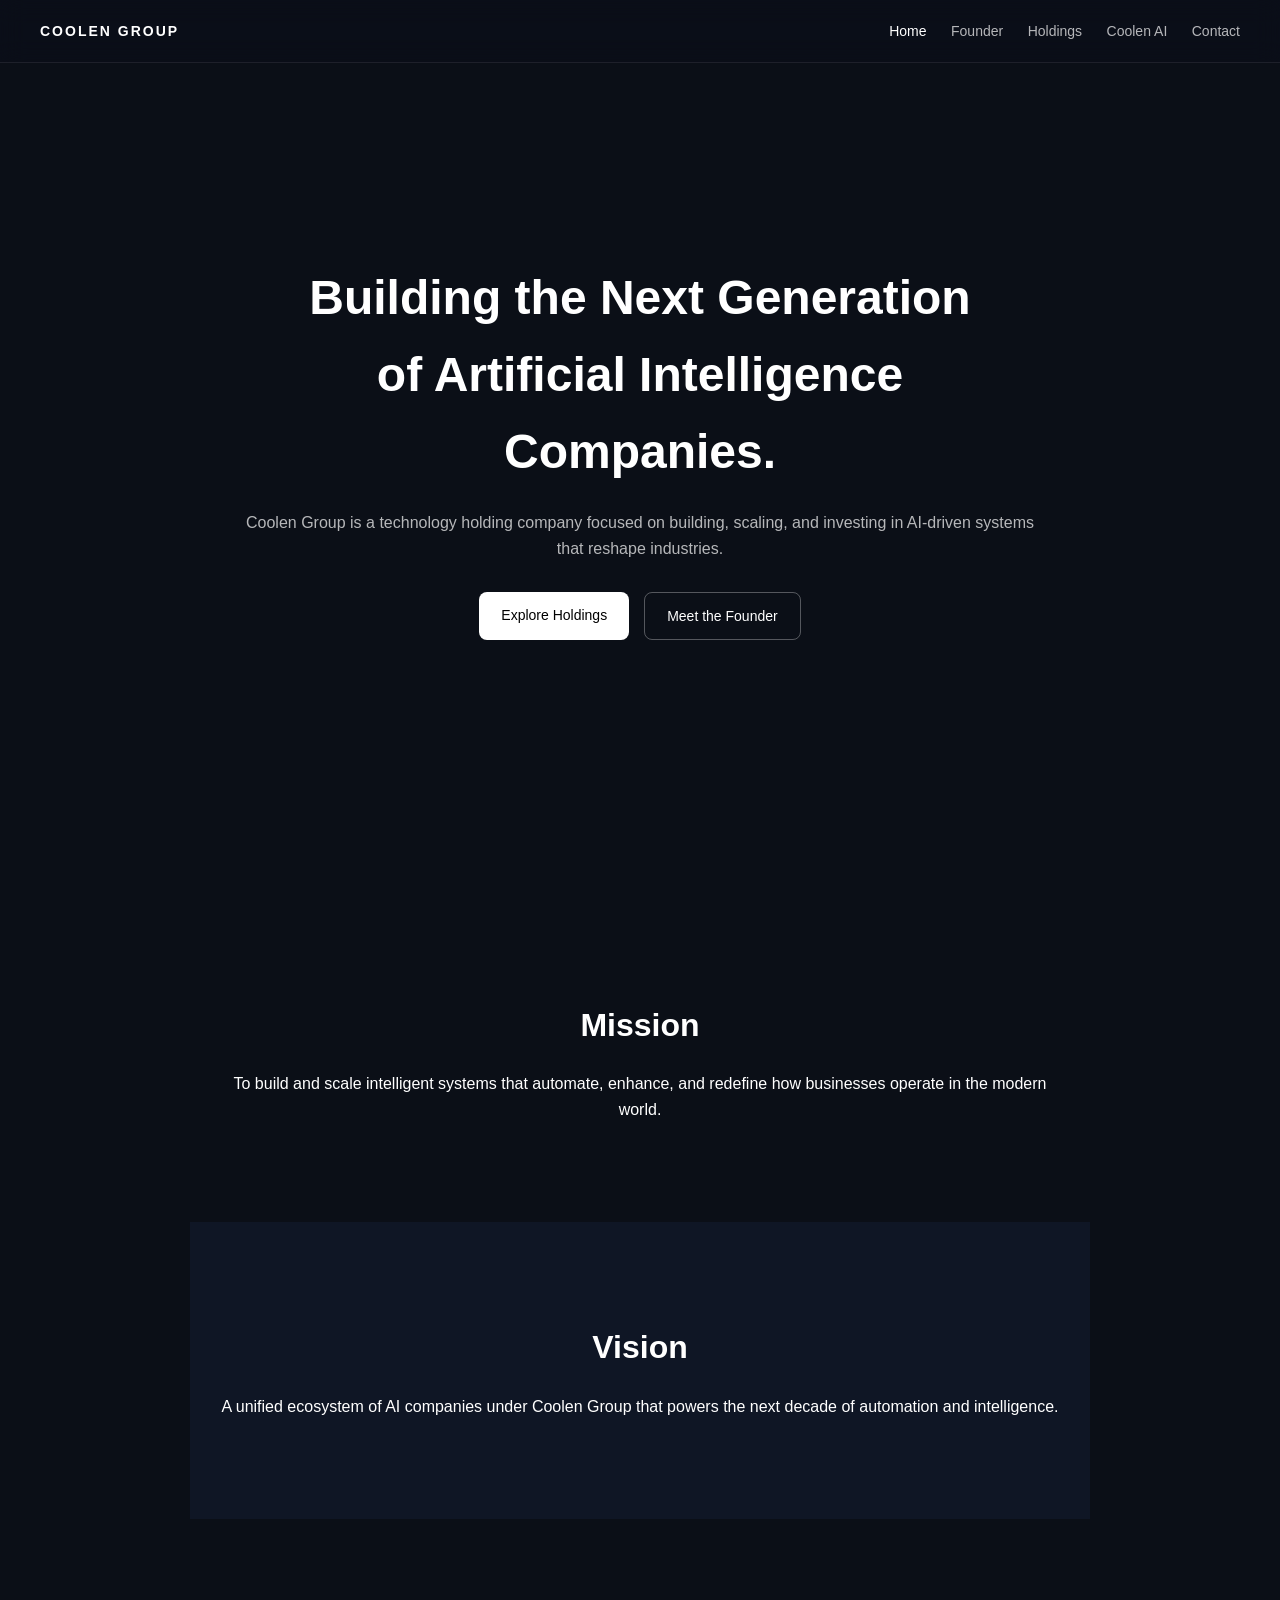
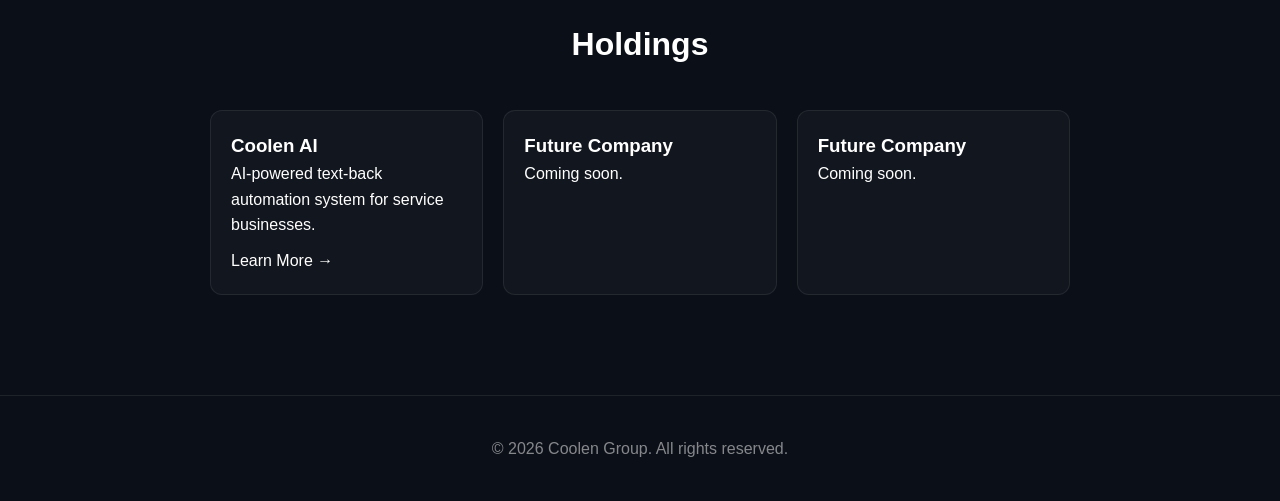
<file: index.html>
<!doctype html>
<html lang="en">
  <head>
    <meta charset="UTF-8" />
    <meta name="viewport" content="width=device-width, initial-scale=1.0" />
    <title>Coolen Group</title>
    <link rel="stylesheet" href="css/style.css" />
  </head>

  <body>
    <!-- NAV -->
    <nav class="nav">
      <div class="logo">COOLEN GROUP</div>

      <div class="nav-links">
        <a href="index.html" class="active">Home</a>
        <a href="founder.html">Founder</a>
        <a href="holdings.html">Holdings</a>
        <a href="coolen-ai.html">Coolen AI</a>
        <a href="contact.html">Contact</a>
      </div>
    </nav>

    <!-- HERO -->
    <section class="hero">
      <div class="hero-content">
        <h1>
          Building the Next Generation<br />of Artificial Intelligence
          Companies.
        </h1>
        <p>
          Coolen Group is a technology holding company focused on building,
          scaling, and investing in AI-driven systems that reshape industries.
        </p>

        <div class="hero-buttons">
          <a href="holdings.html" class="btn primary">Explore Holdings</a>
          <a href="founder.html" class="btn secondary">Meet the Founder</a>
        </div>
      </div>

      <div class="hero-glow"></div>
    </section>

    <!-- MISSION -->
    <section class="section">
      <h2>Mission</h2>
      <p>
        To build and scale intelligent systems that automate, enhance, and
        redefine how businesses operate in the modern world.
      </p>
    </section>

    <!-- VISION -->
    <section class="section dark">
      <h2>Vision</h2>
      <p>
        A unified ecosystem of AI companies under Coolen Group that powers the
        next decade of automation and intelligence.
      </p>
    </section>

    <!-- HOLDINGS PREVIEW -->
    <section class="section">
      <h2>Holdings</h2>

      <div class="card-grid">
        <div class="card">
          <h3>Coolen AI</h3>
          <p>AI-powered text-back automation system for service businesses.</p>
          <a href="coolen-ai.html">Learn More →</a>
        </div>

        <div class="card">
          <h3>Future Company</h3>
          <p>Coming soon.</p>
        </div>

        <div class="card">
          <h3>Future Company</h3>
          <p>Coming soon.</p>
        </div>
      </div>
    </section>

    <!-- FOOTER -->
    <footer class="footer">
      <p>© 2026 Coolen Group. All rights reserved.</p>
    </footer>
  </body>
</html>
</file>
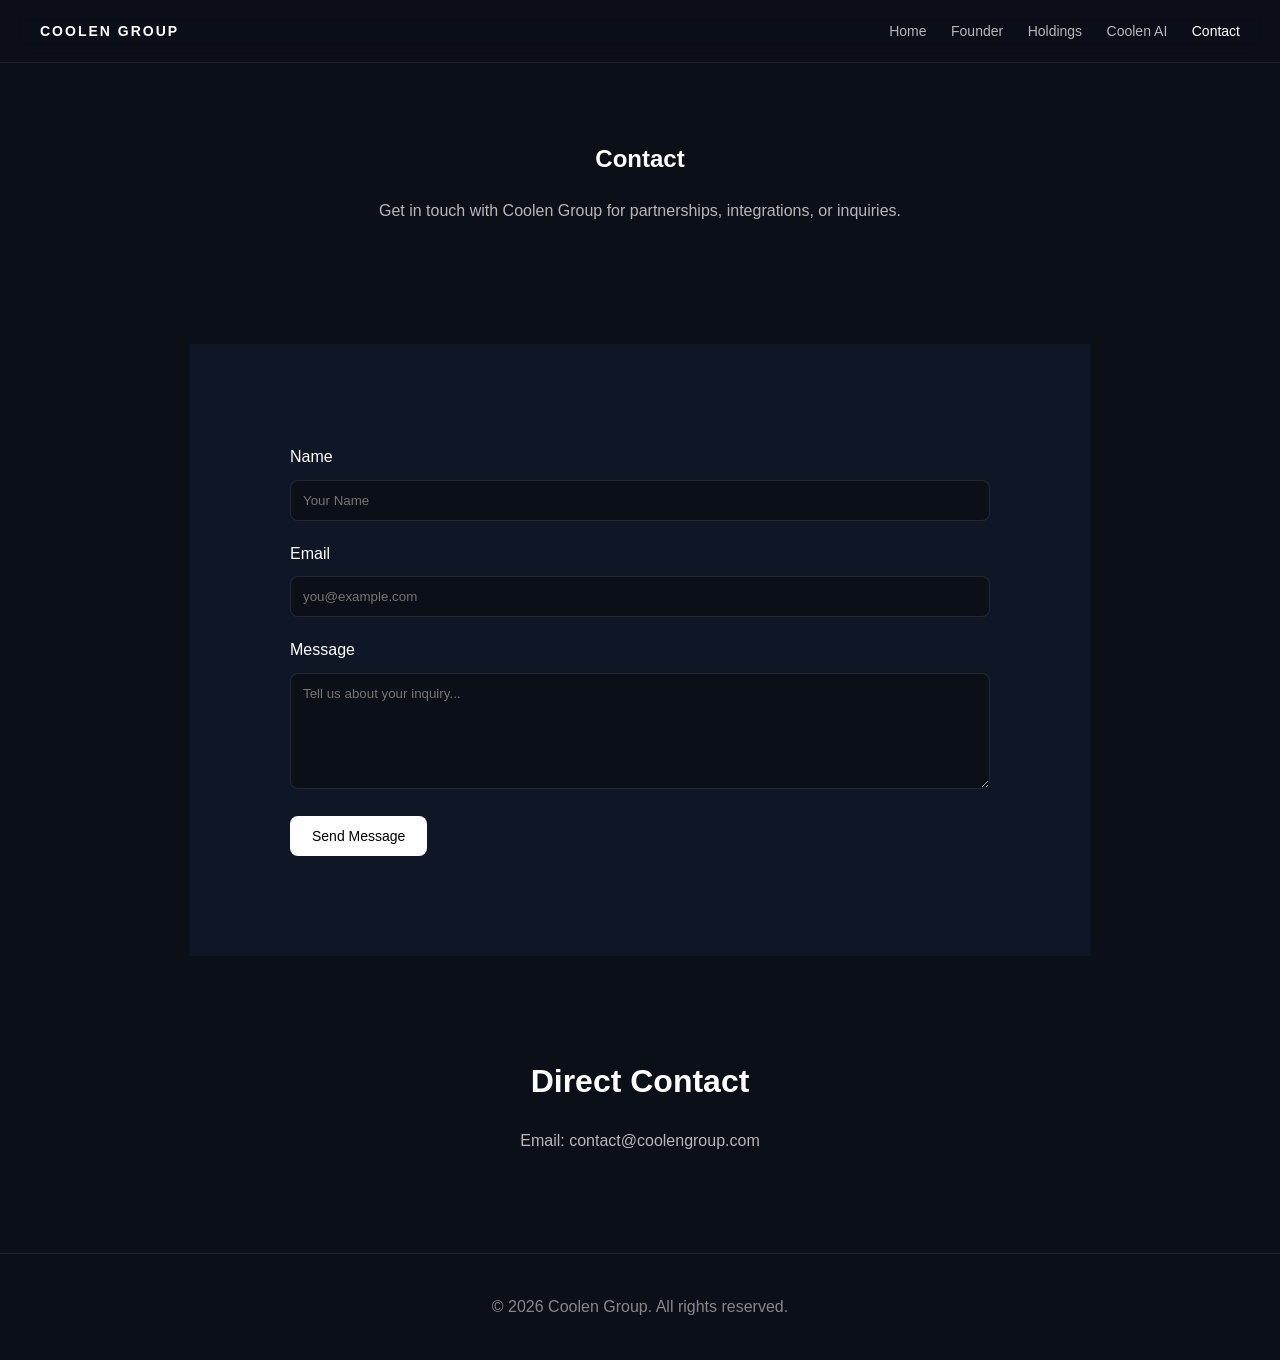
<file: contact.html>
<!doctype html>
<html lang="en">
  <head>
    <meta charset="UTF-8" />
    <meta name="viewport" content="width=device-width, initial-scale=1.0" />
    <title>Contact | Coolen Group</title>
    <link rel="stylesheet" href="css/style.css" />
  </head>

  <body>
    <!-- NAV -->
    <nav class="nav">
      <div class="logo">COOLEN GROUP</div>

      <div class="nav-links">
        <a href="index.html">Home</a>
        <a href="founder.html">Founder</a>
        <a href="holdings.html">Holdings</a>
        <a href="coolen-ai.html">Coolen AI</a>
        <a href="contact.html" class="active">Contact</a>
      </div>
    </nav>

    <!-- HEADER -->
    <section class="section" style="padding-top: 140px">
      <h1>Contact</h1>
      <p
        style="
          color: rgba(255, 255, 255, 0.7);
          max-width: 700px;
          margin: 20px auto;
        "
      >
        Get in touch with Coolen Group for partnerships, integrations, or
        inquiries.
      </p>
    </section>

    <!-- CONTACT FORM -->
    <section class="section dark">
      <div style="max-width: 700px; margin: auto; text-align: left">
        <form>
          <label>Name</label>
          <input
            type="text"
            placeholder="Your Name"
            style="
              width: 100%;
              padding: 12px;
              margin: 10px 0 20px;
              background: #0b0f17;
              border: 1px solid rgba(255, 255, 255, 0.1);
              color: white;
              border-radius: 8px;
            "
          />

          <label>Email</label>
          <input
            type="email"
            placeholder="you@example.com"
            style="
              width: 100%;
              padding: 12px;
              margin: 10px 0 20px;
              background: #0b0f17;
              border: 1px solid rgba(255, 255, 255, 0.1);
              color: white;
              border-radius: 8px;
            "
          />

          <label>Message</label>
          <textarea
            rows="6"
            placeholder="Tell us about your inquiry..."
            style="
              width: 100%;
              padding: 12px;
              margin: 10px 0 20px;
              background: #0b0f17;
              border: 1px solid rgba(255, 255, 255, 0.1);
              color: white;
              border-radius: 8px;
            "
          ></textarea>

          <button
            type="submit"
            class="btn primary"
            style="border: none; cursor: pointer"
          >
            Send Message
          </button>
        </form>
      </div>
    </section>

    <!-- INFO -->
    <section class="section">
      <h2>Direct Contact</h2>

      <p style="color: rgba(255, 255, 255, 0.7)">
        Email: contact@coolengroup.com
      </p>
    </section>

    <!-- FOOTER -->
    <footer class="footer">
      <p>© 2026 Coolen Group. All rights reserved.</p>
    </footer>
  </body>
</html>
</file>
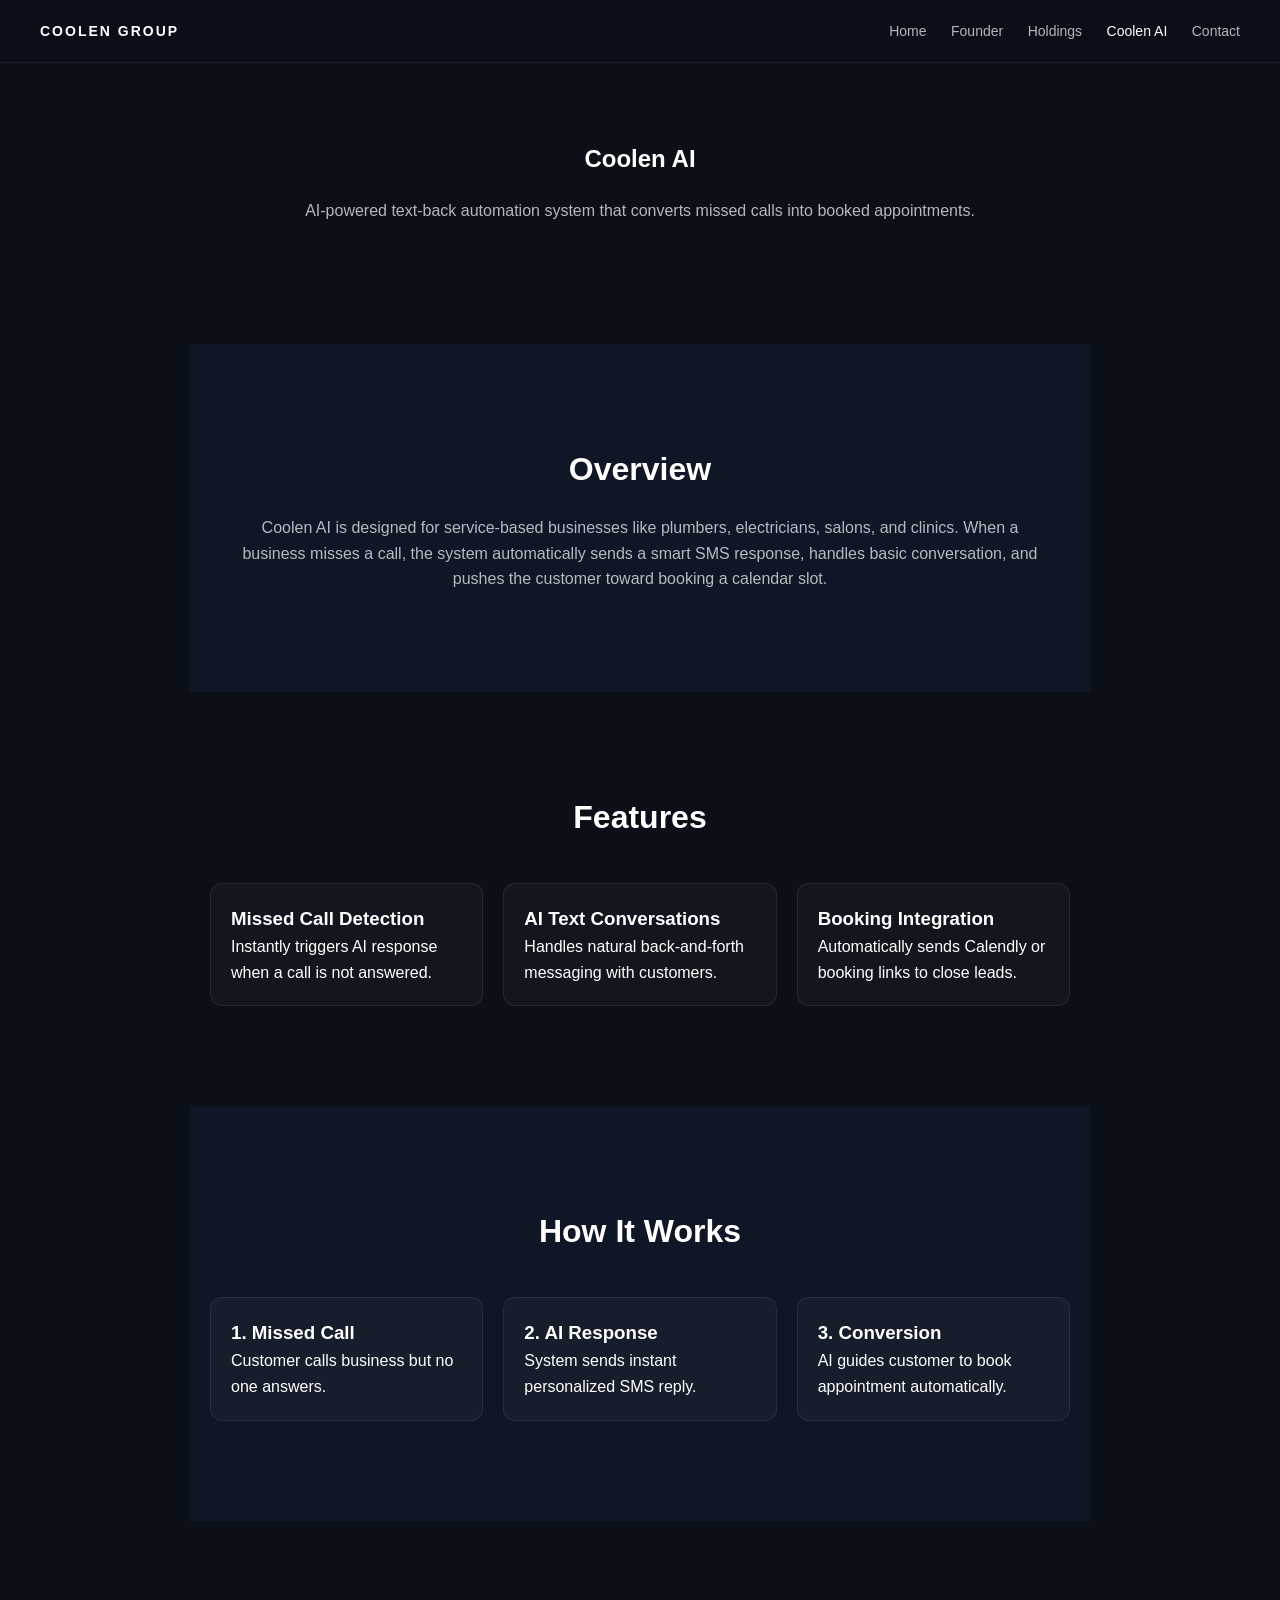
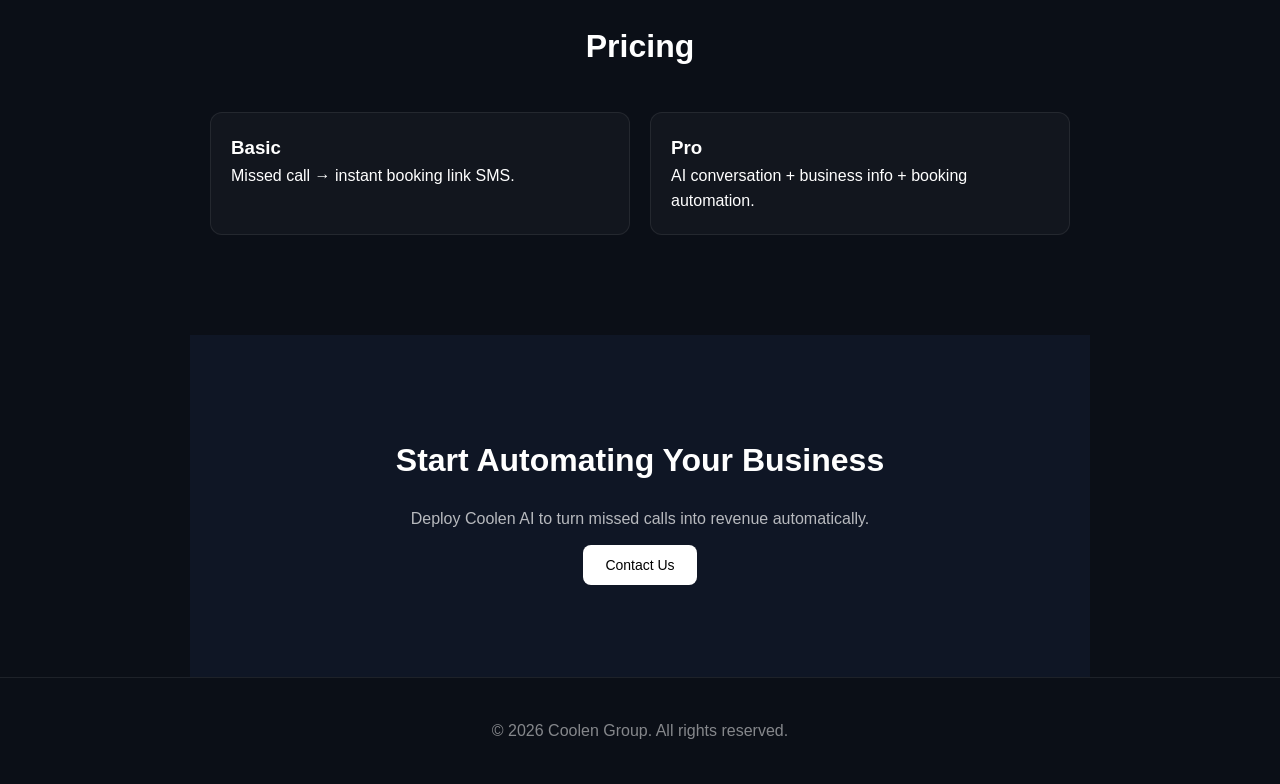
<file: coolen-ai.html>
<!doctype html>
<html lang="en">
  <head>
    <meta charset="UTF-8" />
    <meta name="viewport" content="width=device-width, initial-scale=1.0" />
    <title>Coolen AI | Coolen Group</title>
    <link rel="stylesheet" href="css/style.css" />
  </head>

  <body>
    <!-- NAV -->
    <nav class="nav">
      <div class="logo">COOLEN GROUP</div>

      <div class="nav-links">
        <a href="index.html">Home</a>
        <a href="founder.html">Founder</a>
        <a href="holdings.html">Holdings</a>
        <a href="coolen-ai.html" class="active">Coolen AI</a>
        <a href="contact.html">Contact</a>
      </div>
    </nav>

    <!-- HERO -->
    <section class="section" style="padding-top: 140px">
      <h1>Coolen AI</h1>
      <p
        style="
          color: rgba(255, 255, 255, 0.7);
          max-width: 750px;
          margin: 20px auto;
        "
      >
        AI-powered text-back automation system that converts missed calls into
        booked appointments.
      </p>
    </section>

    <!-- OVERVIEW -->
    <section class="section dark">
      <h2>Overview</h2>
      <p
        style="max-width: 800px; margin: auto; color: rgba(255, 255, 255, 0.7)"
      >
        Coolen AI is designed for service-based businesses like plumbers,
        electricians, salons, and clinics. When a business misses a call, the
        system automatically sends a smart SMS response, handles basic
        conversation, and pushes the customer toward booking a calendar slot.
      </p>
    </section>

    <!-- FEATURES -->
    <section class="section">
      <h2>Features</h2>

      <div class="card-grid">
        <div class="card">
          <h3>Missed Call Detection</h3>
          <p>Instantly triggers AI response when a call is not answered.</p>
        </div>

        <div class="card">
          <h3>AI Text Conversations</h3>
          <p>Handles natural back-and-forth messaging with customers.</p>
        </div>

        <div class="card">
          <h3>Booking Integration</h3>
          <p>Automatically sends Calendly or booking links to close leads.</p>
        </div>
      </div>
    </section>

    <!-- HOW IT WORKS -->
    <section class="section dark">
      <h2>How It Works</h2>

      <div class="card-grid">
        <div class="card">
          <h3>1. Missed Call</h3>
          <p>Customer calls business but no one answers.</p>
        </div>

        <div class="card">
          <h3>2. AI Response</h3>
          <p>System sends instant personalized SMS reply.</p>
        </div>

        <div class="card">
          <h3>3. Conversion</h3>
          <p>AI guides customer to book appointment automatically.</p>
        </div>
      </div>
    </section>

    <!-- PRICING -->
    <section class="section">
      <h2>Pricing</h2>

      <div class="card-grid">
        <div class="card">
          <h3>Basic</h3>
          <p>Missed call → instant booking link SMS.</p>
        </div>

        <div class="card">
          <h3>Pro</h3>
          <p>AI conversation + business info + booking automation.</p>
        </div>
      </div>
    </section>

    <!-- CTA -->
    <section class="section dark">
      <h2>Start Automating Your Business</h2>
      <p
        style="
          color: rgba(255, 255, 255, 0.7);
          max-width: 700px;
          margin: 20px auto;
        "
      >
        Deploy Coolen AI to turn missed calls into revenue automatically.
      </p>

      <a href="contact.html" class="btn primary">Contact Us</a>
    </section>

    <!-- FOOTER -->
    <footer class="footer">
      <p>© 2026 Coolen Group. All rights reserved.</p>
    </footer>
  </body>
</html>
</file>
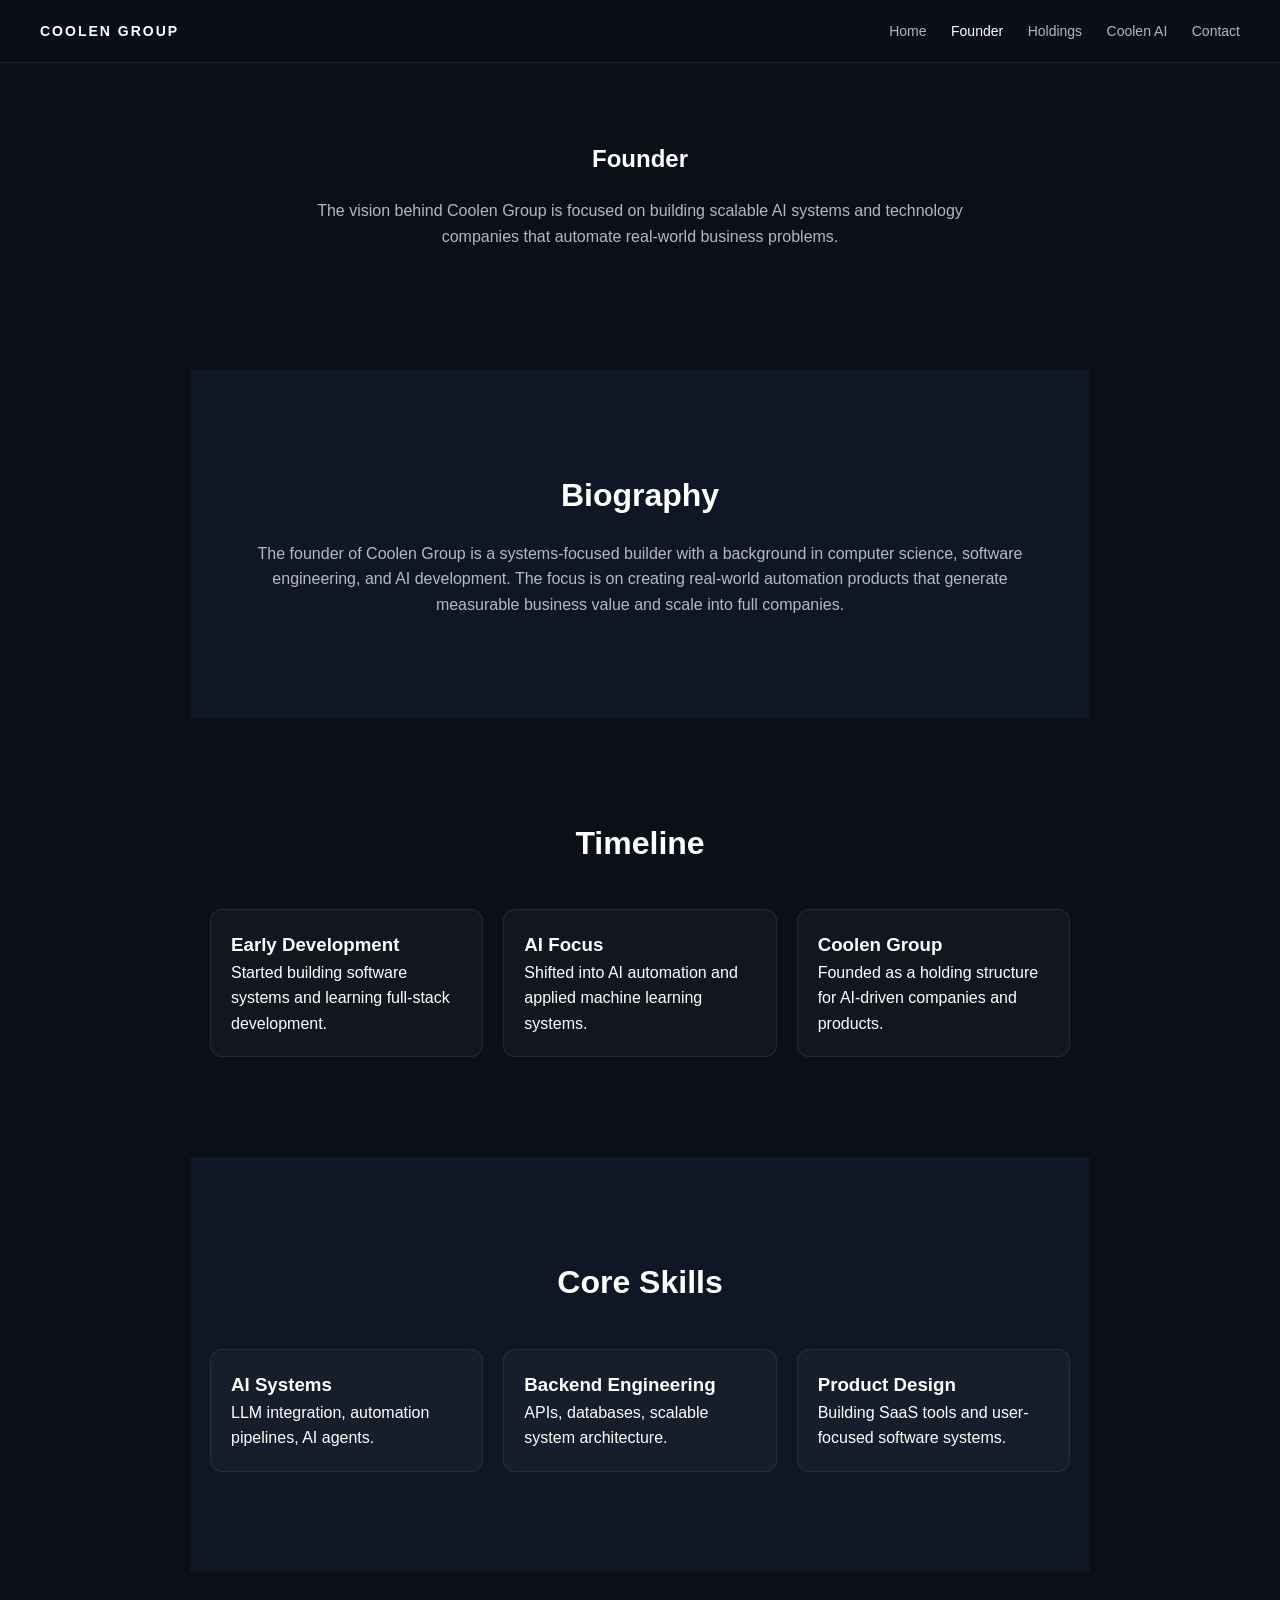
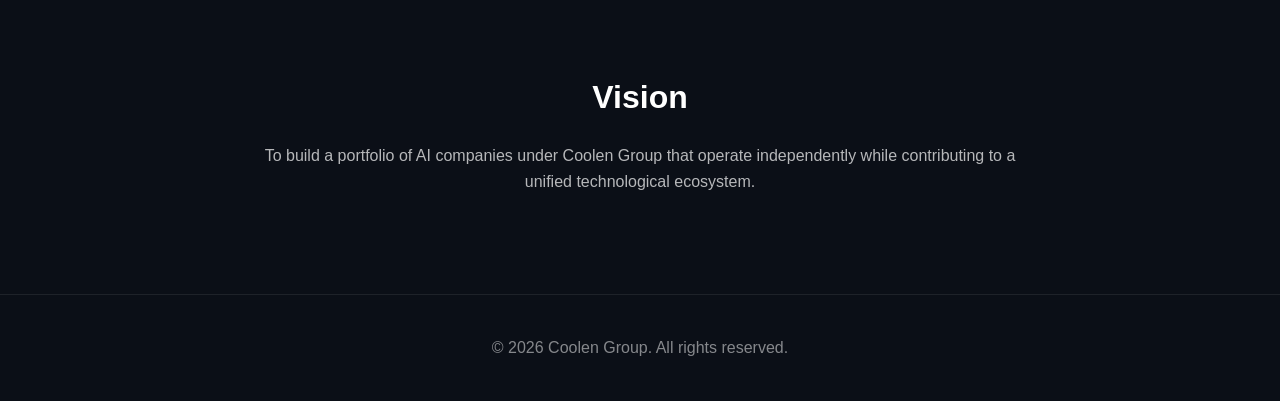
<file: founder.html>
<!doctype html>
<html lang="en">
  <head>
    <meta charset="UTF-8" />
    <meta name="viewport" content="width=device-width, initial-scale=1.0" />
    <title>Founder | Coolen Group</title>
    <link rel="stylesheet" href="css/style.css" />
  </head>

  <body>
    <!-- NAV -->
    <nav class="nav">
      <div class="logo">COOLEN GROUP</div>

      <div class="nav-links">
        <a href="index.html">Home</a>
        <a href="founder.html" class="active">Founder</a>
        <a href="holdings.html">Holdings</a>
        <a href="coolen-ai.html">Coolen AI</a>
        <a href="contact.html">Contact</a>
      </div>
    </nav>

    <!-- HERO -->
    <section class="section" style="padding-top: 140px">
      <h1>Founder</h1>
      <p
        style="
          color: rgba(255, 255, 255, 0.7);
          max-width: 700px;
          margin: 20px auto;
        "
      >
        The vision behind Coolen Group is focused on building scalable AI
        systems and technology companies that automate real-world business
        problems.
      </p>
    </section>

    <!-- BIO -->
    <section class="section dark">
      <h2>Biography</h2>
      <p
        style="max-width: 800px; margin: auto; color: rgba(255, 255, 255, 0.7)"
      >
        The founder of Coolen Group is a systems-focused builder with a
        background in computer science, software engineering, and AI
        development. The focus is on creating real-world automation products
        that generate measurable business value and scale into full companies.
      </p>
    </section>

    <!-- TIMELINE -->
    <section class="section">
      <h2>Timeline</h2>

      <div class="card-grid">
        <div class="card">
          <h3>Early Development</h3>
          <p>
            Started building software systems and learning full-stack
            development.
          </p>
        </div>

        <div class="card">
          <h3>AI Focus</h3>
          <p>
            Shifted into AI automation and applied machine learning systems.
          </p>
        </div>

        <div class="card">
          <h3>Coolen Group</h3>
          <p>
            Founded as a holding structure for AI-driven companies and products.
          </p>
        </div>
      </div>
    </section>

    <!-- SKILLS -->
    <section class="section dark">
      <h2>Core Skills</h2>

      <div class="card-grid">
        <div class="card">
          <h3>AI Systems</h3>
          <p>LLM integration, automation pipelines, AI agents.</p>
        </div>

        <div class="card">
          <h3>Backend Engineering</h3>
          <p>APIs, databases, scalable system architecture.</p>
        </div>

        <div class="card">
          <h3>Product Design</h3>
          <p>Building SaaS tools and user-focused software systems.</p>
        </div>
      </div>
    </section>

    <!-- VISION -->
    <section class="section">
      <h2>Vision</h2>
      <p
        style="max-width: 800px; margin: auto; color: rgba(255, 255, 255, 0.7)"
      >
        To build a portfolio of AI companies under Coolen Group that operate
        independently while contributing to a unified technological ecosystem.
      </p>
    </section>

    <!-- FOOTER -->
    <footer class="footer">
      <p>© 2026 Coolen Group. All rights reserved.</p>
    </footer>
  </body>
</html>
</file>
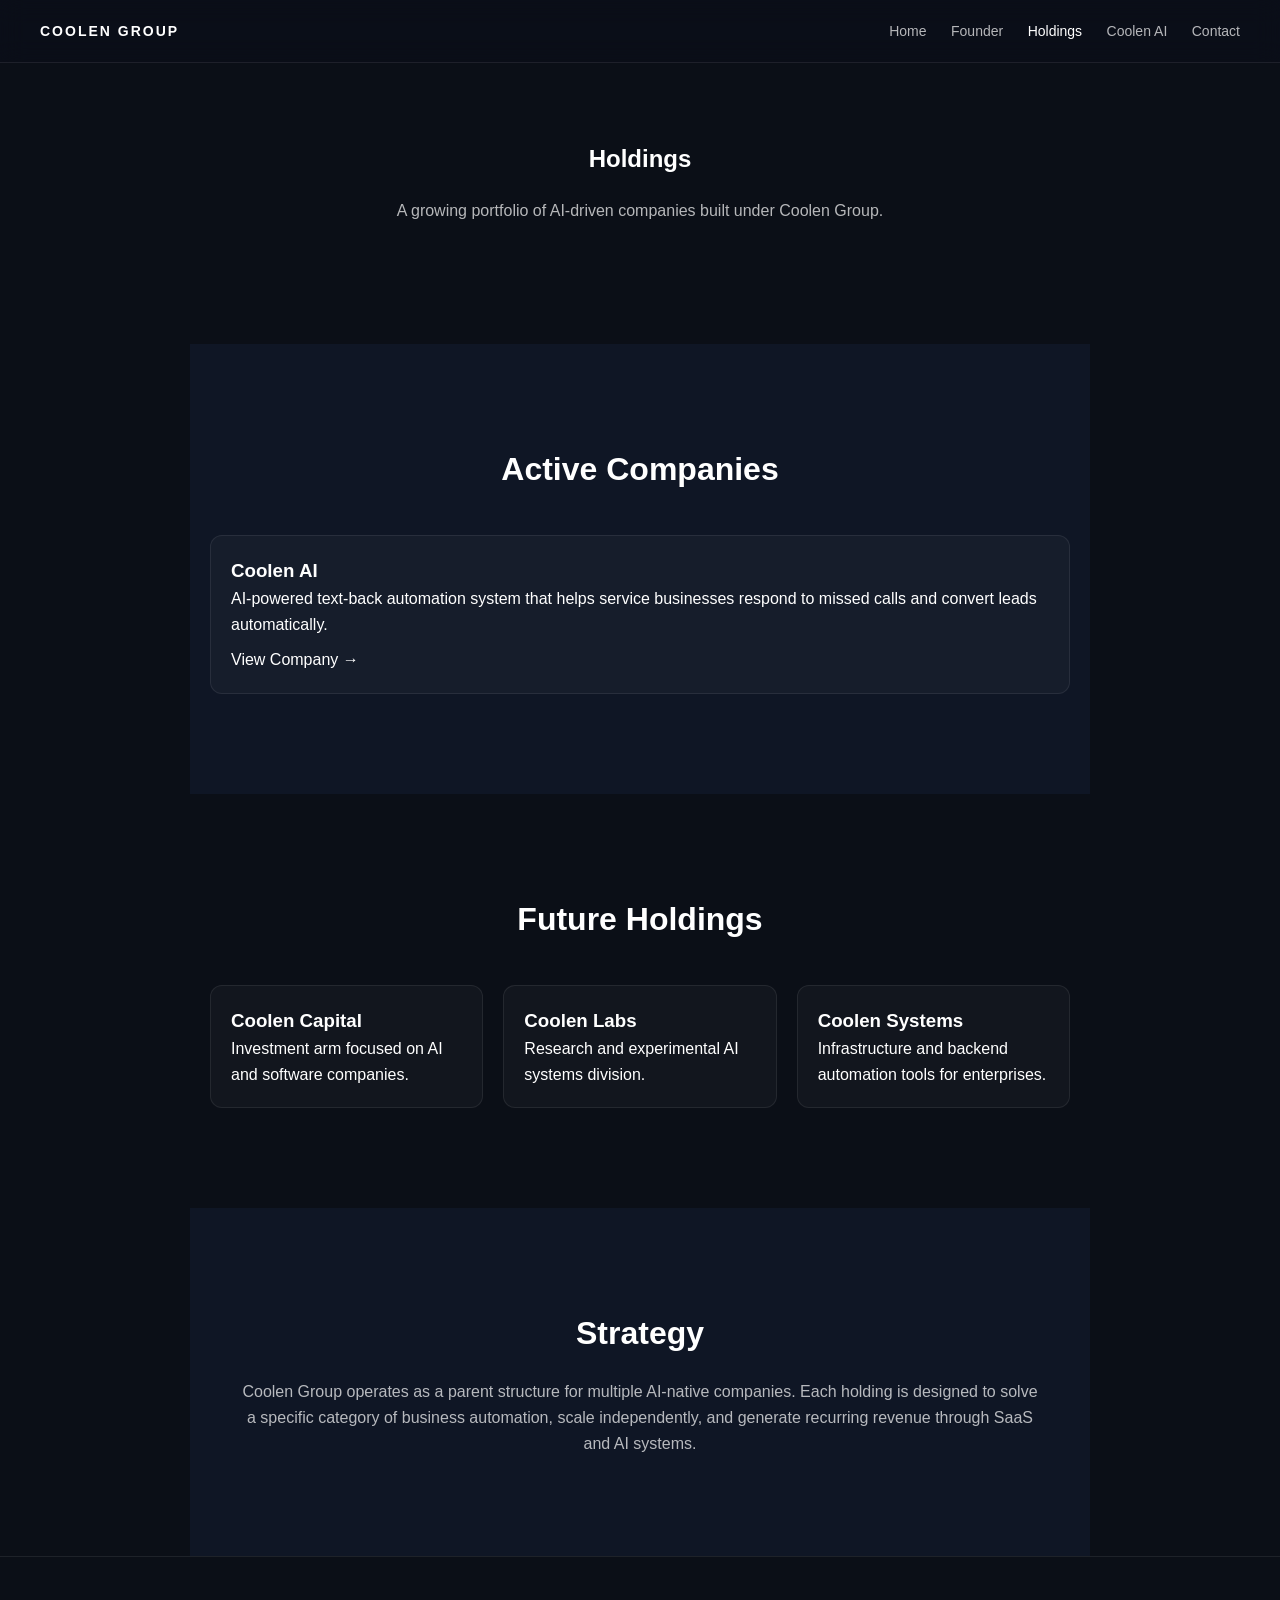
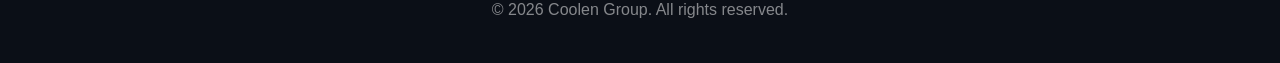
<file: holdings.html>
<!doctype html>
<html lang="en">
  <head>
    <meta charset="UTF-8" />
    <meta name="viewport" content="width=device-width, initial-scale=1.0" />
    <title>Holdings | Coolen Group</title>
    <link rel="stylesheet" href="css/style.css" />
  </head>

  <body>
    <!-- NAV -->
    <nav class="nav">
      <div class="logo">COOLEN GROUP</div>

      <div class="nav-links">
        <a href="index.html">Home</a>
        <a href="founder.html">Founder</a>
        <a href="holdings.html" class="active">Holdings</a>
        <a href="coolen-ai.html">Coolen AI</a>
        <a href="contact.html">Contact</a>
      </div>
    </nav>

    <!-- HEADER -->
    <section class="section" style="padding-top: 140px">
      <h1>Holdings</h1>
      <p
        style="
          color: rgba(255, 255, 255, 0.7);
          max-width: 700px;
          margin: 20px auto;
        "
      >
        A growing portfolio of AI-driven companies built under Coolen Group.
      </p>
    </section>

    <!-- MAIN HOLDING -->
    <section class="section dark">
      <h2>Active Companies</h2>

      <div class="card-grid">
        <div class="card">
          <h3>Coolen AI</h3>
          <p>
            AI-powered text-back automation system that helps service businesses
            respond to missed calls and convert leads automatically.
          </p>
          <a href="coolen-ai.html">View Company →</a>
        </div>
      </div>
    </section>

    <!-- FUTURE HOLDINGS -->
    <section class="section">
      <h2>Future Holdings</h2>

      <div class="card-grid">
        <div class="card">
          <h3>Coolen Capital</h3>
          <p>Investment arm focused on AI and software companies.</p>
        </div>

        <div class="card">
          <h3>Coolen Labs</h3>
          <p>Research and experimental AI systems division.</p>
        </div>

        <div class="card">
          <h3>Coolen Systems</h3>
          <p>Infrastructure and backend automation tools for enterprises.</p>
        </div>
      </div>
    </section>

    <!-- STRATEGY -->
    <section class="section dark">
      <h2>Strategy</h2>

      <p
        style="max-width: 800px; margin: auto; color: rgba(255, 255, 255, 0.7)"
      >
        Coolen Group operates as a parent structure for multiple AI-native
        companies. Each holding is designed to solve a specific category of
        business automation, scale independently, and generate recurring revenue
        through SaaS and AI systems.
      </p>
    </section>

    <!-- FOOTER -->
    <footer class="footer">
      <p>© 2026 Coolen Group. All rights reserved.</p>
    </footer>
  </body>
</html>
</file>
<file: css/style.css>
/* RESET */
* {
  margin: 0;
  padding: 0;
  box-sizing: border-box;
  font-family: Inter, Arial, sans-serif;
}

body {
  background: #0b0f17;
  color: white;
  line-height: 1.6;
}

/* NAV */
.nav {
  position: fixed;
  top: 0;
  width: 100%;
  display: flex;
  justify-content: space-between;
  align-items: center;
  padding: 18px 40px;
  background: rgba(10, 14, 25, 0.6);
  backdrop-filter: blur(12px);
  border-bottom: 1px solid rgba(255, 255, 255, 0.08);
  z-index: 1000;
}

.logo {
  font-weight: 700;
  letter-spacing: 2px;
  font-size: 14px;
}

.nav-links a {
  margin-left: 20px;
  text-decoration: none;
  color: rgba(255, 255, 255, 0.7);
  font-size: 14px;
  transition: 0.3s;
}

.nav-links a:hover,
.nav-links a.active {
  color: white;
}

/* HERO */
.hero {
  height: 100vh;
  display: flex;
  align-items: center;
  justify-content: center;
  text-align: center;
  padding: 0 20px;
  position: relative;
}

.hero-content {
  max-width: 800px;
  z-index: 2;
}

.hero h1 {
  font-size: 48px;
  font-weight: 700;
  margin-bottom: 20px;
}

.hero p {
  color: rgba(255, 255, 255, 0.7);
  margin-bottom: 30px;
}

.hero-buttons {
  display: flex;
  gap: 15px;
  justify-content: center;
}

.btn {
  padding: 12px 22px;
  border-radius: 8px;
  text-decoration: none;
  font-size: 14px;
  transition: 0.3s;
}

.btn.primary {
  background: white;
  color: black;
}

.btn.secondary {
  border: 1px solid rgba(255, 255, 255, 0.3);
  color: white;
}

/* SECTIONS */
.section {
  padding: 100px 20px;
  text-align: center;
  max-width: 900px;
  margin: auto;
}

.section.dark {
  background: #0f1625;
}

.section h2 {
  font-size: 32px;
  margin-bottom: 20px;
}

/* CARDS */
.card-grid {
  display: grid;
  grid-template-columns: repeat(auto-fit, minmax(220px, 1fr));
  gap: 20px;
  margin-top: 40px;
}

.card {
  background: rgba(255, 255, 255, 0.03);
  border: 1px solid rgba(255, 255, 255, 0.08);
  padding: 20px;
  border-radius: 12px;
  text-align: left;
  transition: 0.3s;
}

.card:hover {
  transform: translateY(-5px);
  border-color: rgba(255, 255, 255, 0.2);
}

.card a {
  display: inline-block;
  margin-top: 10px;
  color: white;
  text-decoration: none;
}

/* FOOTER */
.footer {
  padding: 40px;
  text-align: center;
  border-top: 1px solid rgba(255, 255, 255, 0.08);
  color: rgba(255, 255, 255, 0.5);
}
</file>
